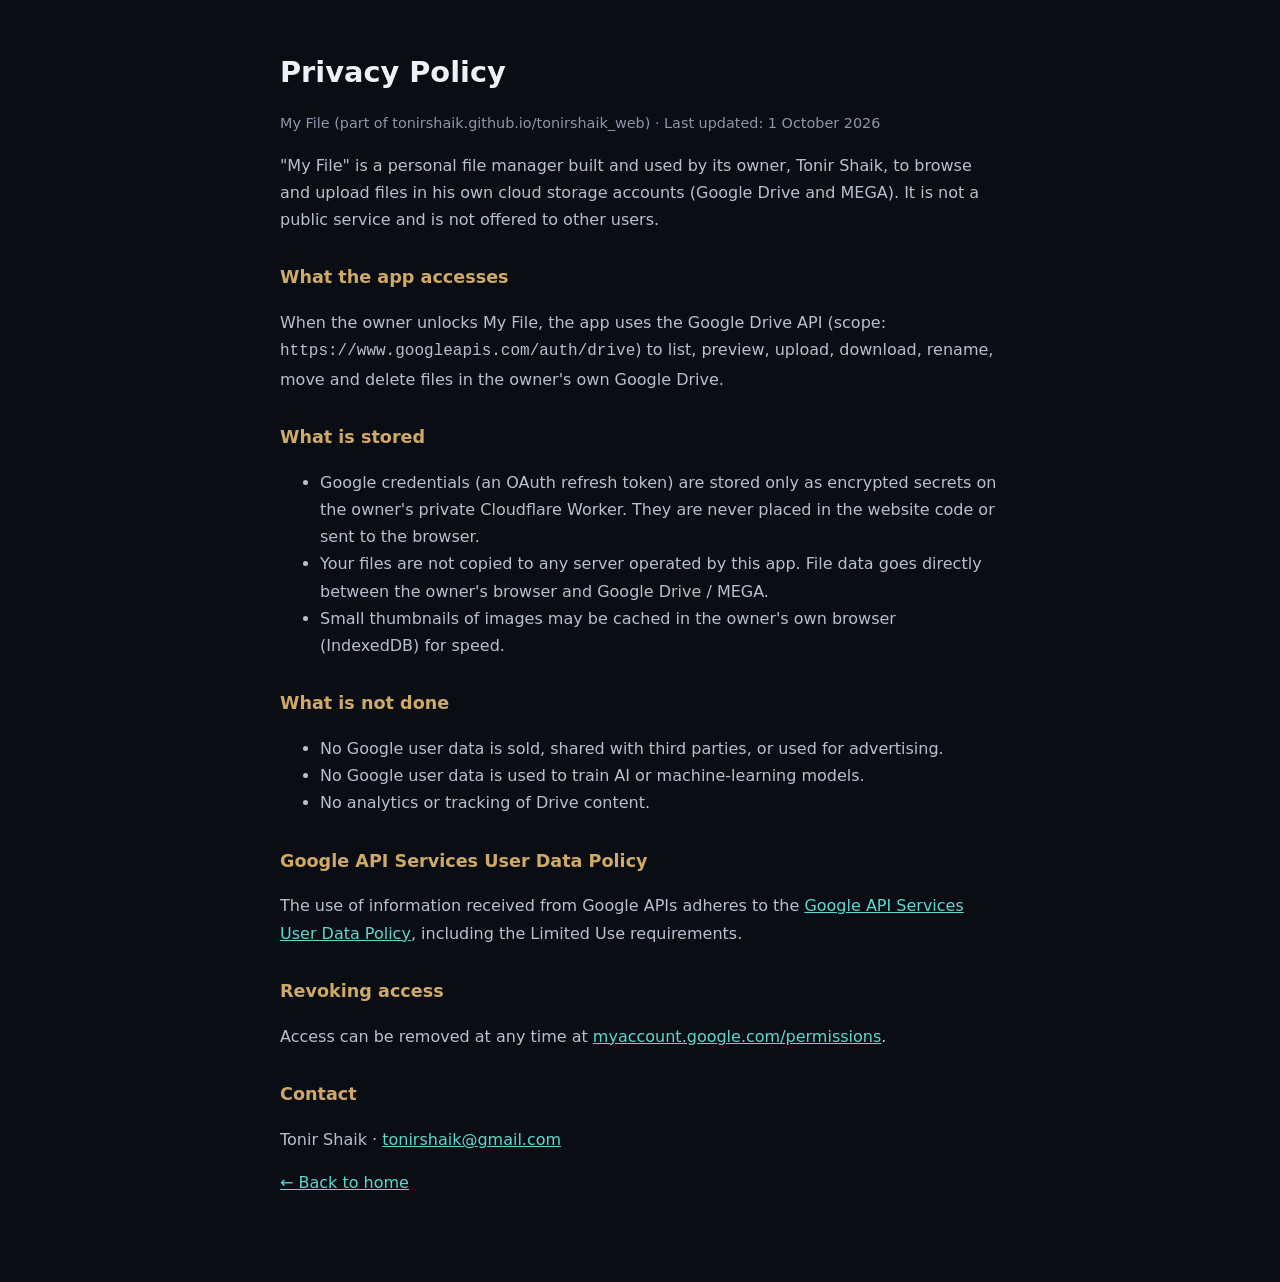
<file: privacy.html>
<!DOCTYPE html>
<html lang="en">
<head>
<meta charset="UTF-8">
<meta name="viewport" content="width=device-width, initial-scale=1">
<title>Privacy Policy — My File | Tonir Shaik</title>
<meta name="robots" content="index, follow">
<style>
body{margin:0;background:#0A0D13;color:#EEF1F6;font:16px/1.7 system-ui,-apple-system,"Segoe UI",sans-serif}
main{max-width:720px;margin:0 auto;padding:48px 22px 72px}
h1{font-size:1.8rem;margin:0 0 6px}
h2{font-size:1.1rem;margin:30px 0 8px;color:#CFA968}
p,li{color:#B8C0CF}
a{color:#5FD8CF}
.meta{color:#8D97AA;font-size:.9rem}
</style>
</head>
<body>
<main>
  <h1>Privacy Policy</h1>
  <p class="meta">My File (part of tonirshaik.github.io/tonirshaik_web) · Last updated: 1 October 2026</p>

  <p>"My File" is a personal file manager built and used by its owner, Tonir Shaik, to browse and upload files in his own cloud storage accounts (Google Drive and MEGA). It is not a public service and is not offered to other users.</p>

  <h2>What the app accesses</h2>
  <p>When the owner unlocks My File, the app uses the Google Drive API (scope: <code>https://www.googleapis.com/auth/drive</code>) to list, preview, upload, download, rename, move and delete files in the owner's own Google Drive.</p>

  <h2>What is stored</h2>
  <ul>
    <li>Google credentials (an OAuth refresh token) are stored only as encrypted secrets on the owner's private Cloudflare Worker. They are never placed in the website code or sent to the browser.</li>
    <li>Your files are not copied to any server operated by this app. File data goes directly between the owner's browser and Google Drive / MEGA.</li>
    <li>Small thumbnails of images may be cached in the owner's own browser (IndexedDB) for speed.</li>
  </ul>

  <h2>What is not done</h2>
  <ul>
    <li>No Google user data is sold, shared with third parties, or used for advertising.</li>
    <li>No Google user data is used to train AI or machine-learning models.</li>
    <li>No analytics or tracking of Drive content.</li>
  </ul>

  <h2>Google API Services User Data Policy</h2>
  <p>The use of information received from Google APIs adheres to the <a href="https://developers.google.com/terms/api-services-user-data-policy" target="_blank" rel="noopener noreferrer">Google API Services User Data Policy</a>, including the Limited Use requirements.</p>

  <h2>Revoking access</h2>
  <p>Access can be removed at any time at <a href="https://myaccount.google.com/permissions" target="_blank" rel="noopener noreferrer">myaccount.google.com/permissions</a>.</p>

  <h2>Contact</h2>
  <p>Tonir Shaik · <a href="mailto:tonirshaik@gmail.com">tonirshaik@gmail.com</a></p>

  <p><a href="./">← Back to home</a></p>
</main>
</body>
</html>
</file>
